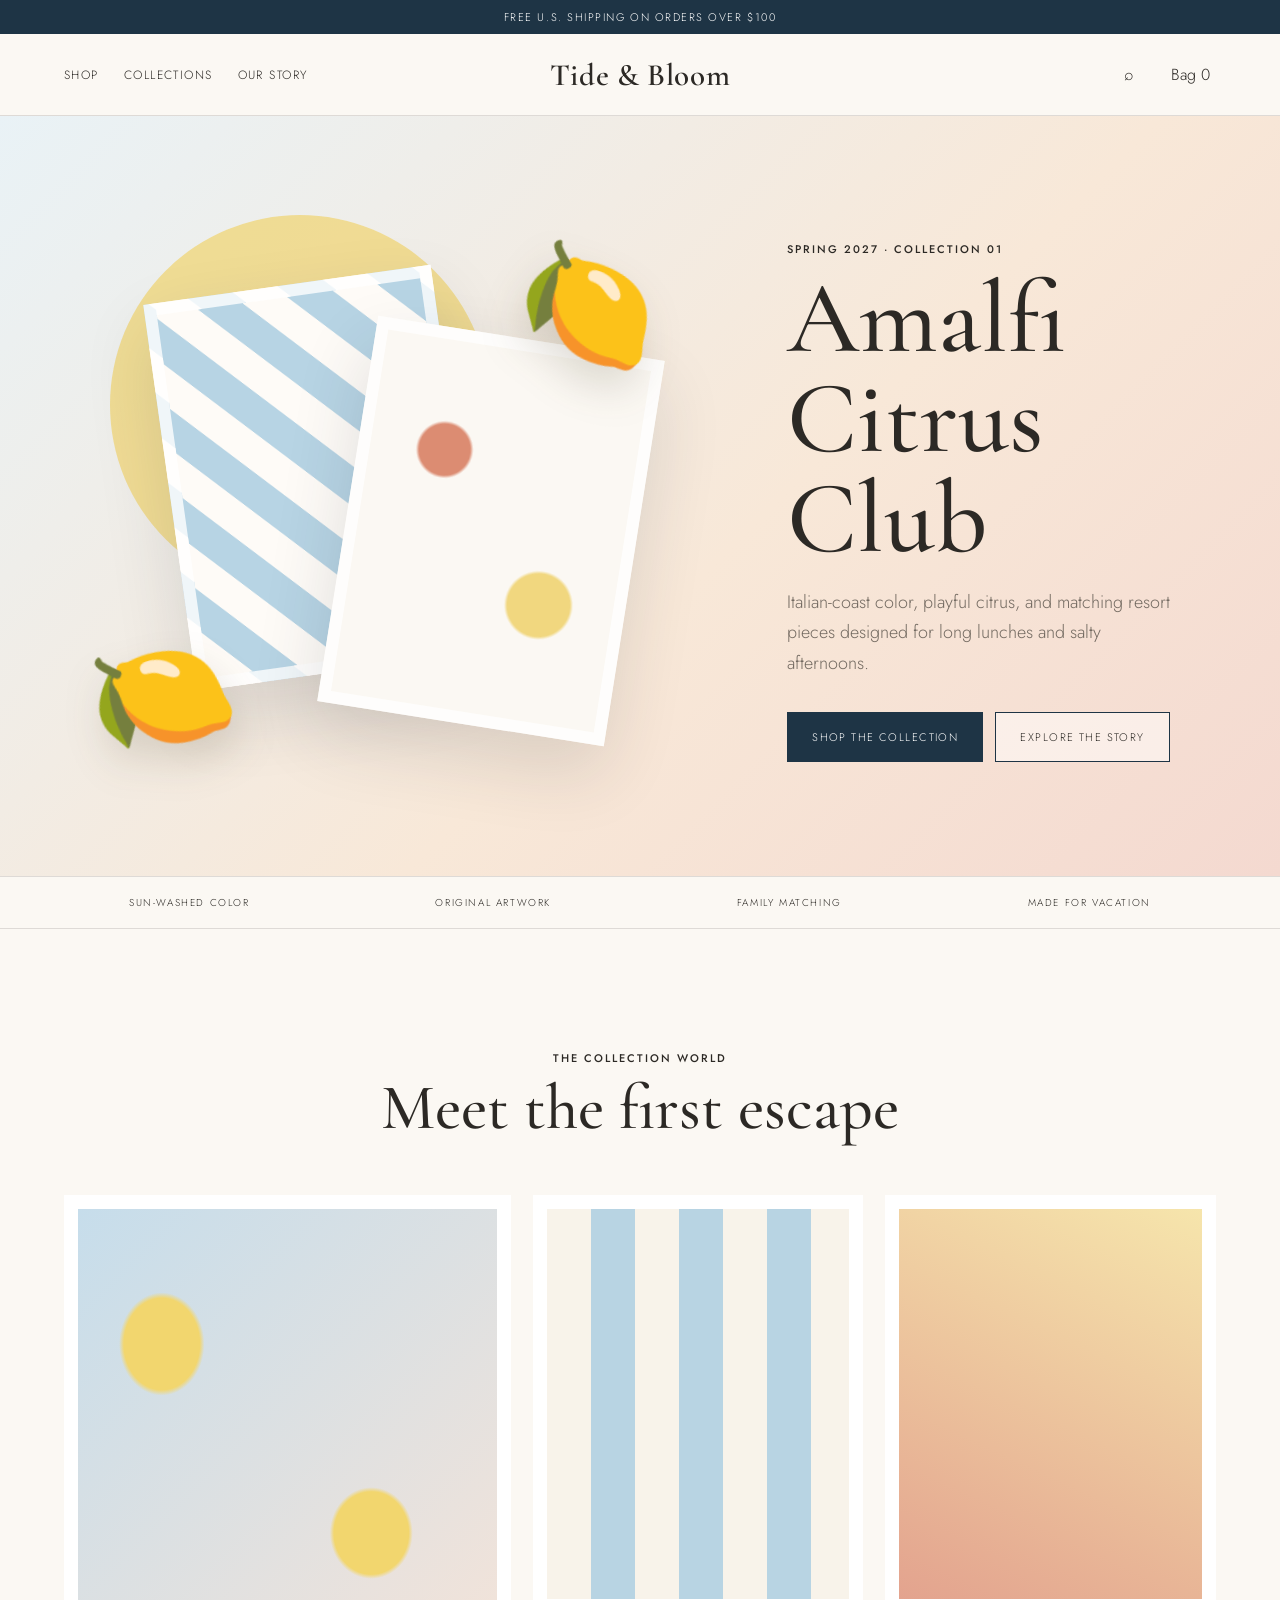
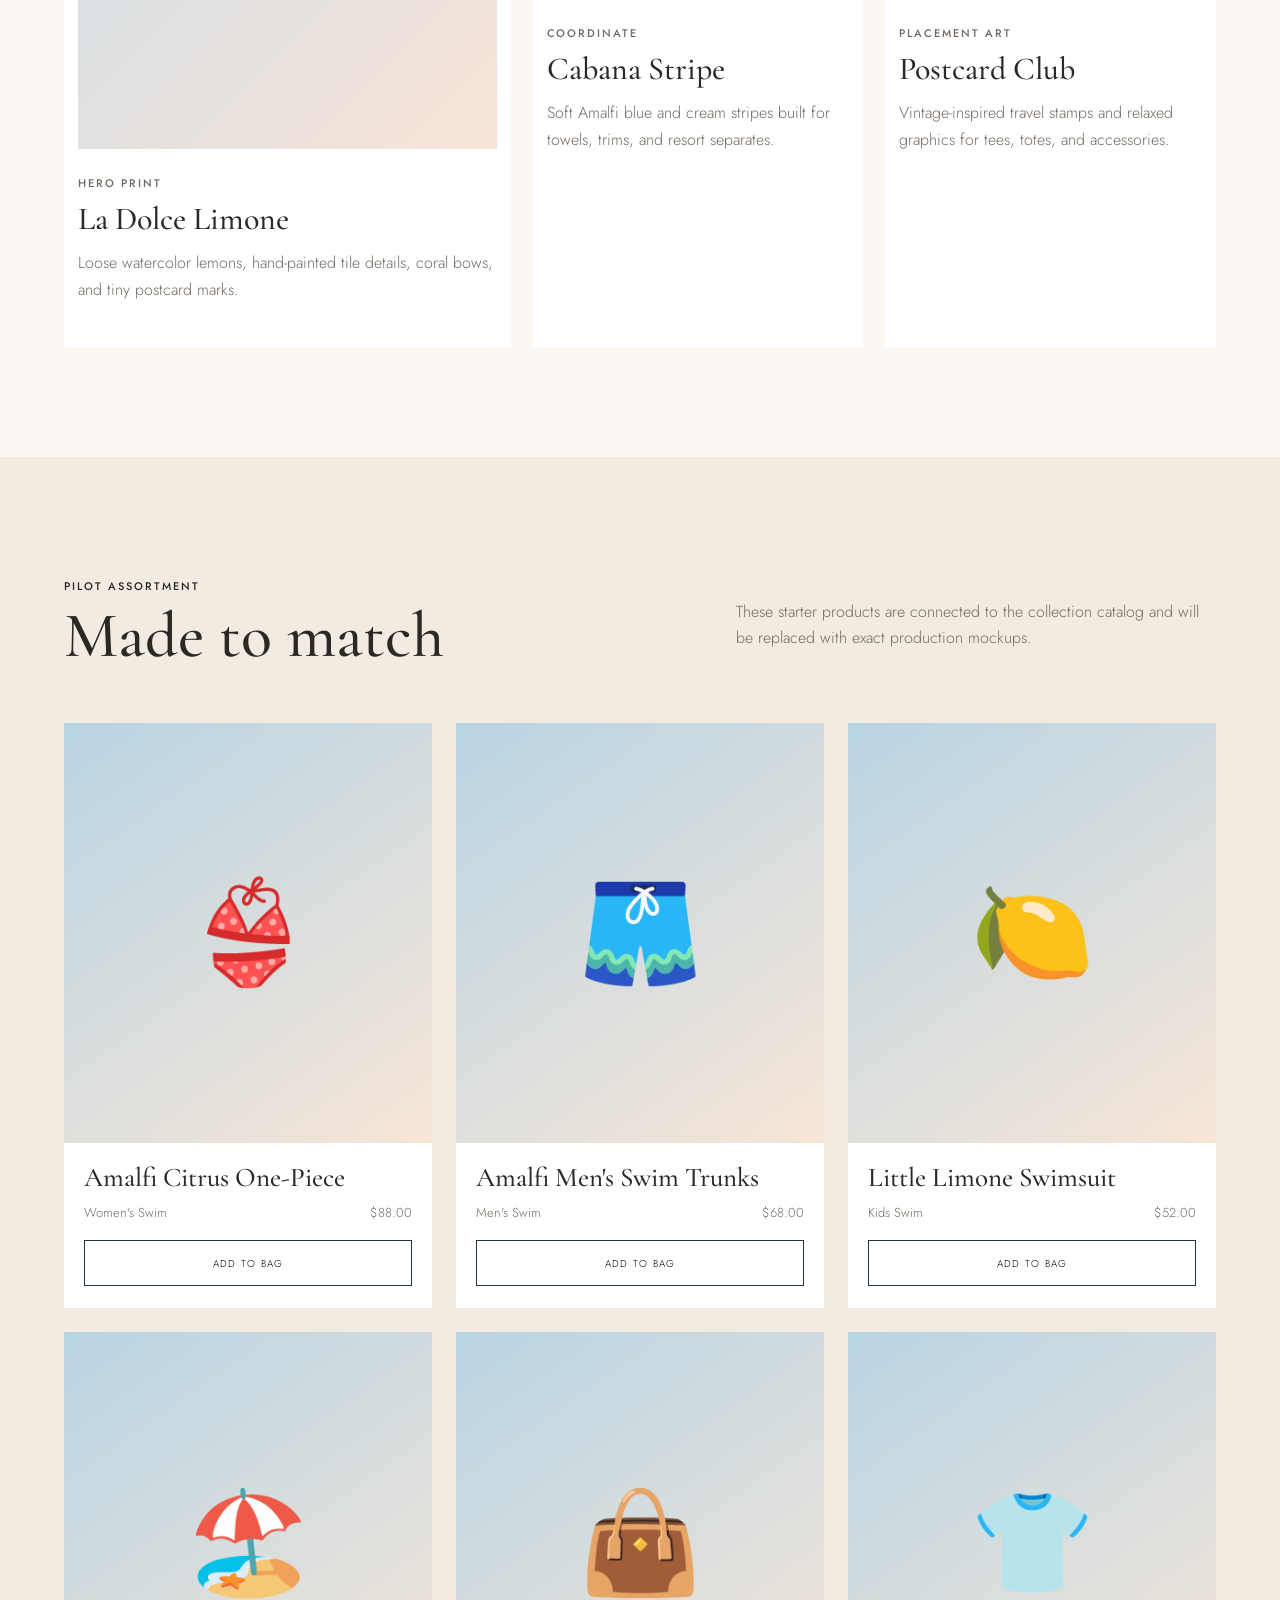
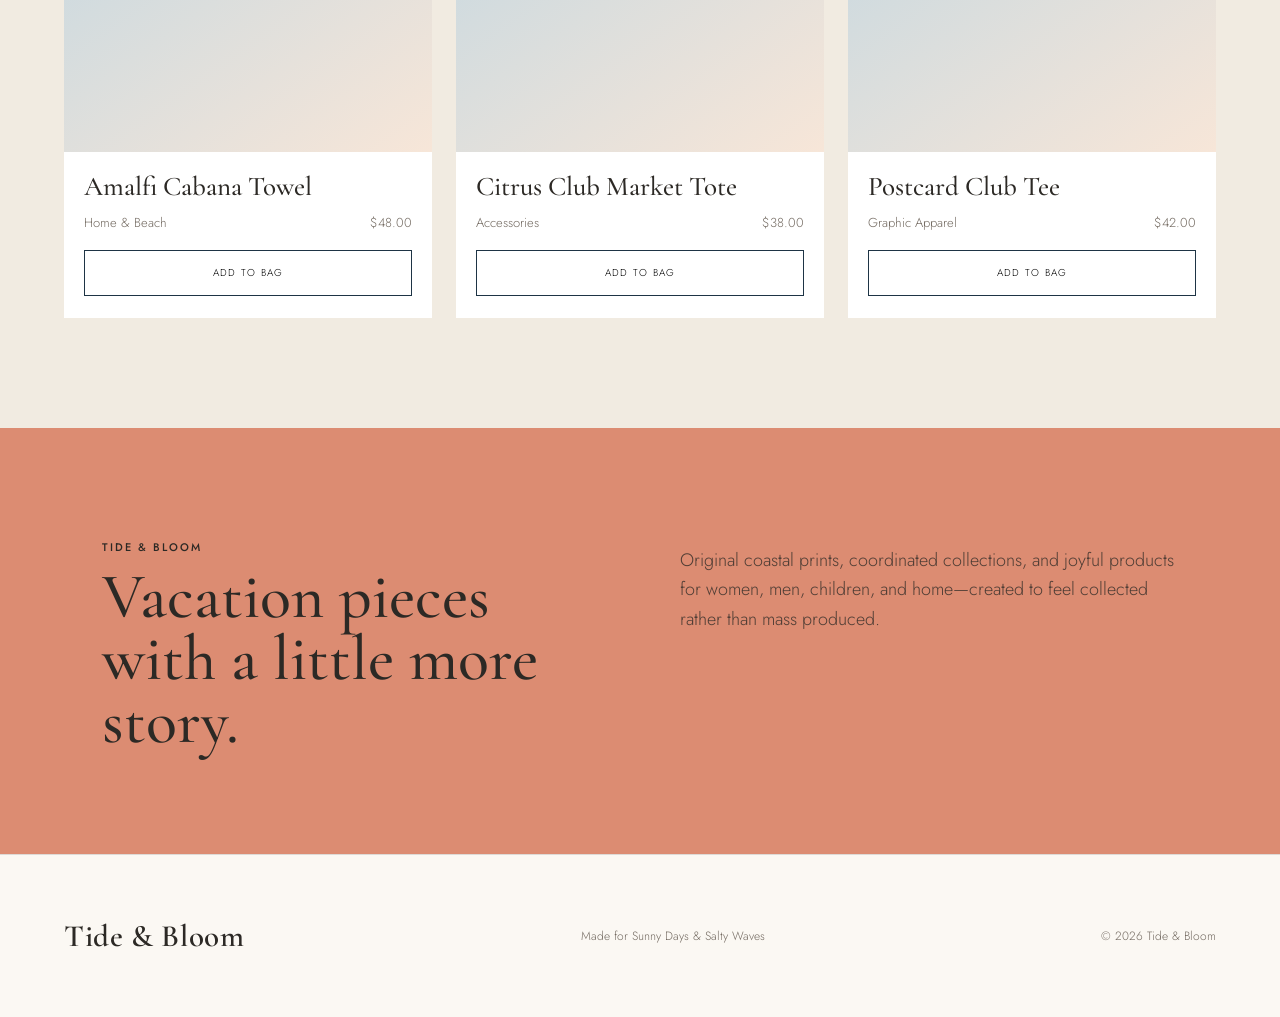
<file: storefront/index.html>
<!doctype html>
<html lang="en">
<head>
  <meta charset="utf-8">
  <meta name="viewport" content="width=device-width, initial-scale=1">
  <meta name="description" content="Tide & Bloom — luxury coastal collections made for sunny days and salty waves.">
  <title>Tide & Bloom</title>
  <link rel="preconnect" href="https://fonts.googleapis.com">
  <link rel="preconnect" href="https://fonts.gstatic.com" crossorigin>
  <link href="https://fonts.googleapis.com/css2?family=Cormorant+Garamond:wght@400;500;600&family=Jost:wght@300;400;500&display=swap" rel="stylesheet">
  <link rel="stylesheet" href="styles.css">
</head>
<body>
  <div class="announcement">Free U.S. shipping on orders over $100</div>

  <header class="site-header">
    <button class="icon-button mobile-menu" aria-label="Open menu">☰</button>
    <nav class="desktop-nav" aria-label="Primary navigation">
      <a href="#shop">Shop</a>
      <a href="#collections">Collections</a>
      <a href="#story">Our Story</a>
    </nav>
    <a class="wordmark" href="#">Tide &amp; Bloom</a>
    <div class="header-actions">
      <button class="icon-button" aria-label="Search">⌕</button>
      <button class="icon-button" aria-label="Shopping bag">Bag <span id="bag-count">0</span></button>
    </div>
  </header>

  <main>
    <section class="hero">
      <div class="hero-art" aria-hidden="true">
        <span class="sun"></span>
        <span class="tile tile-one"></span>
        <span class="tile tile-two"></span>
        <span class="lemon lemon-one">🍋</span>
        <span class="lemon lemon-two">🍋</span>
      </div>
      <div class="hero-copy">
        <p class="eyebrow">Spring 2027 · Collection 01</p>
        <h1>Amalfi Citrus Club</h1>
        <p>Italian-coast color, playful citrus, and matching resort pieces designed for long lunches and salty afternoons.</p>
        <div class="button-row">
          <a class="button button-dark" href="#shop">Shop the collection</a>
          <a class="button button-light" href="#collections">Explore the story</a>
        </div>
      </div>
    </section>

    <section class="marquee" aria-label="Brand values">
      <span>Sun-washed color</span><span>Original artwork</span><span>Family matching</span><span>Made for vacation</span>
    </section>

    <section class="section" id="collections">
      <div class="section-heading">
        <p class="eyebrow">The collection world</p>
        <h2>Meet the first escape</h2>
      </div>
      <div class="editorial-grid">
        <article class="story-card large-card">
          <div class="art-panel citrus-panel"></div>
          <p class="eyebrow">Hero print</p>
          <h3>La Dolce Limone</h3>
          <p>Loose watercolor lemons, hand-painted tile details, coral bows, and tiny postcard marks.</p>
        </article>
        <article class="story-card">
          <div class="art-panel stripe-panel"></div>
          <p class="eyebrow">Coordinate</p>
          <h3>Cabana Stripe</h3>
          <p>Soft Amalfi blue and cream stripes built for towels, trims, and resort separates.</p>
        </article>
        <article class="story-card">
          <div class="art-panel stamp-panel"></div>
          <p class="eyebrow">Placement art</p>
          <h3>Postcard Club</h3>
          <p>Vintage-inspired travel stamps and relaxed graphics for tees, totes, and accessories.</p>
        </article>
      </div>
    </section>

    <section class="section shop-section" id="shop">
      <div class="section-heading split-heading">
        <div>
          <p class="eyebrow">Pilot assortment</p>
          <h2>Made to match</h2>
        </div>
        <p>These starter products are connected to the collection catalog and will be replaced with exact production mockups.</p>
      </div>
      <div class="product-grid" id="product-grid"></div>
    </section>

    <section class="story-section" id="story">
      <div>
        <p class="eyebrow">Tide & Bloom</p>
        <h2>Vacation pieces with a little more story.</h2>
      </div>
      <p>Original coastal prints, coordinated collections, and joyful products for women, men, children, and home—created to feel collected rather than mass produced.</p>
    </section>
  </main>

  <footer>
    <a class="wordmark" href="#">Tide &amp; Bloom</a>
    <p>Made for Sunny Days &amp; Salty Waves</p>
    <p>© <span id="year"></span> Tide & Bloom</p>
  </footer>

  <script src="app.js"></script>
</body>
</html>
</file>
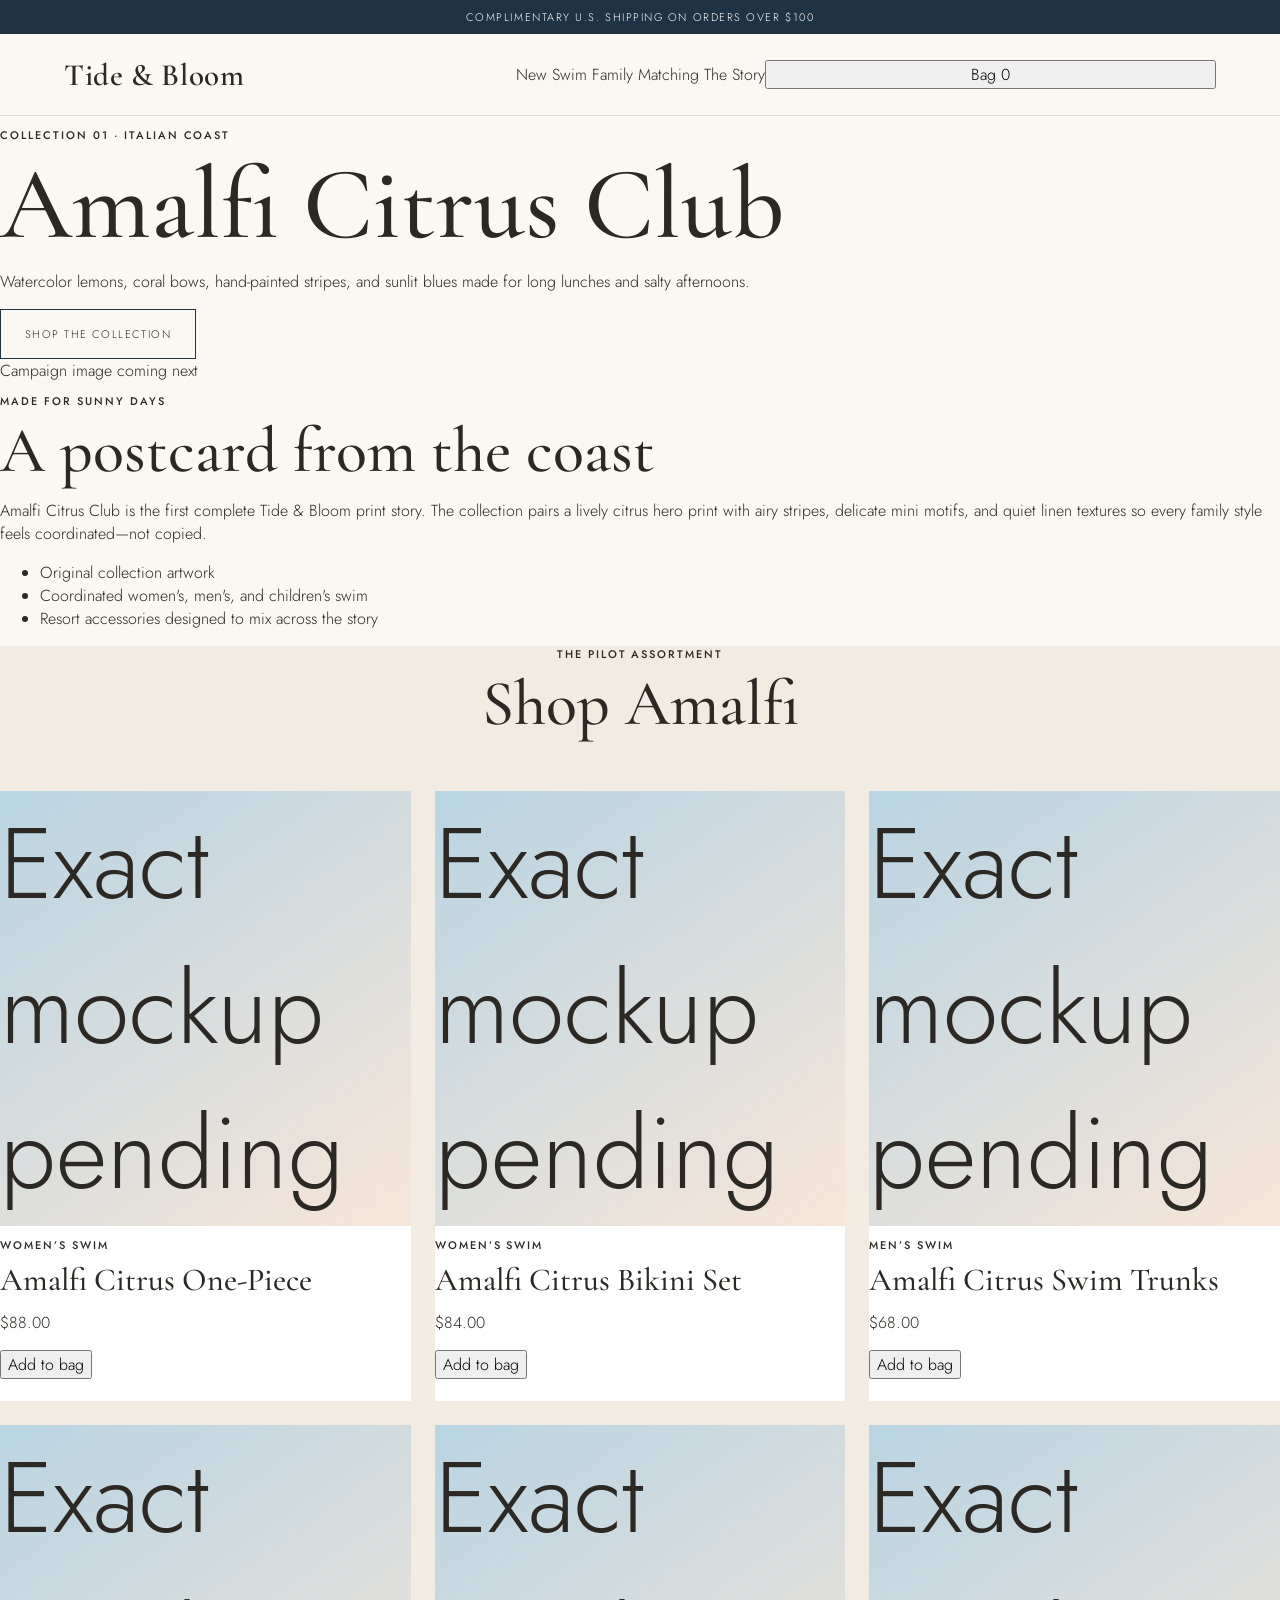
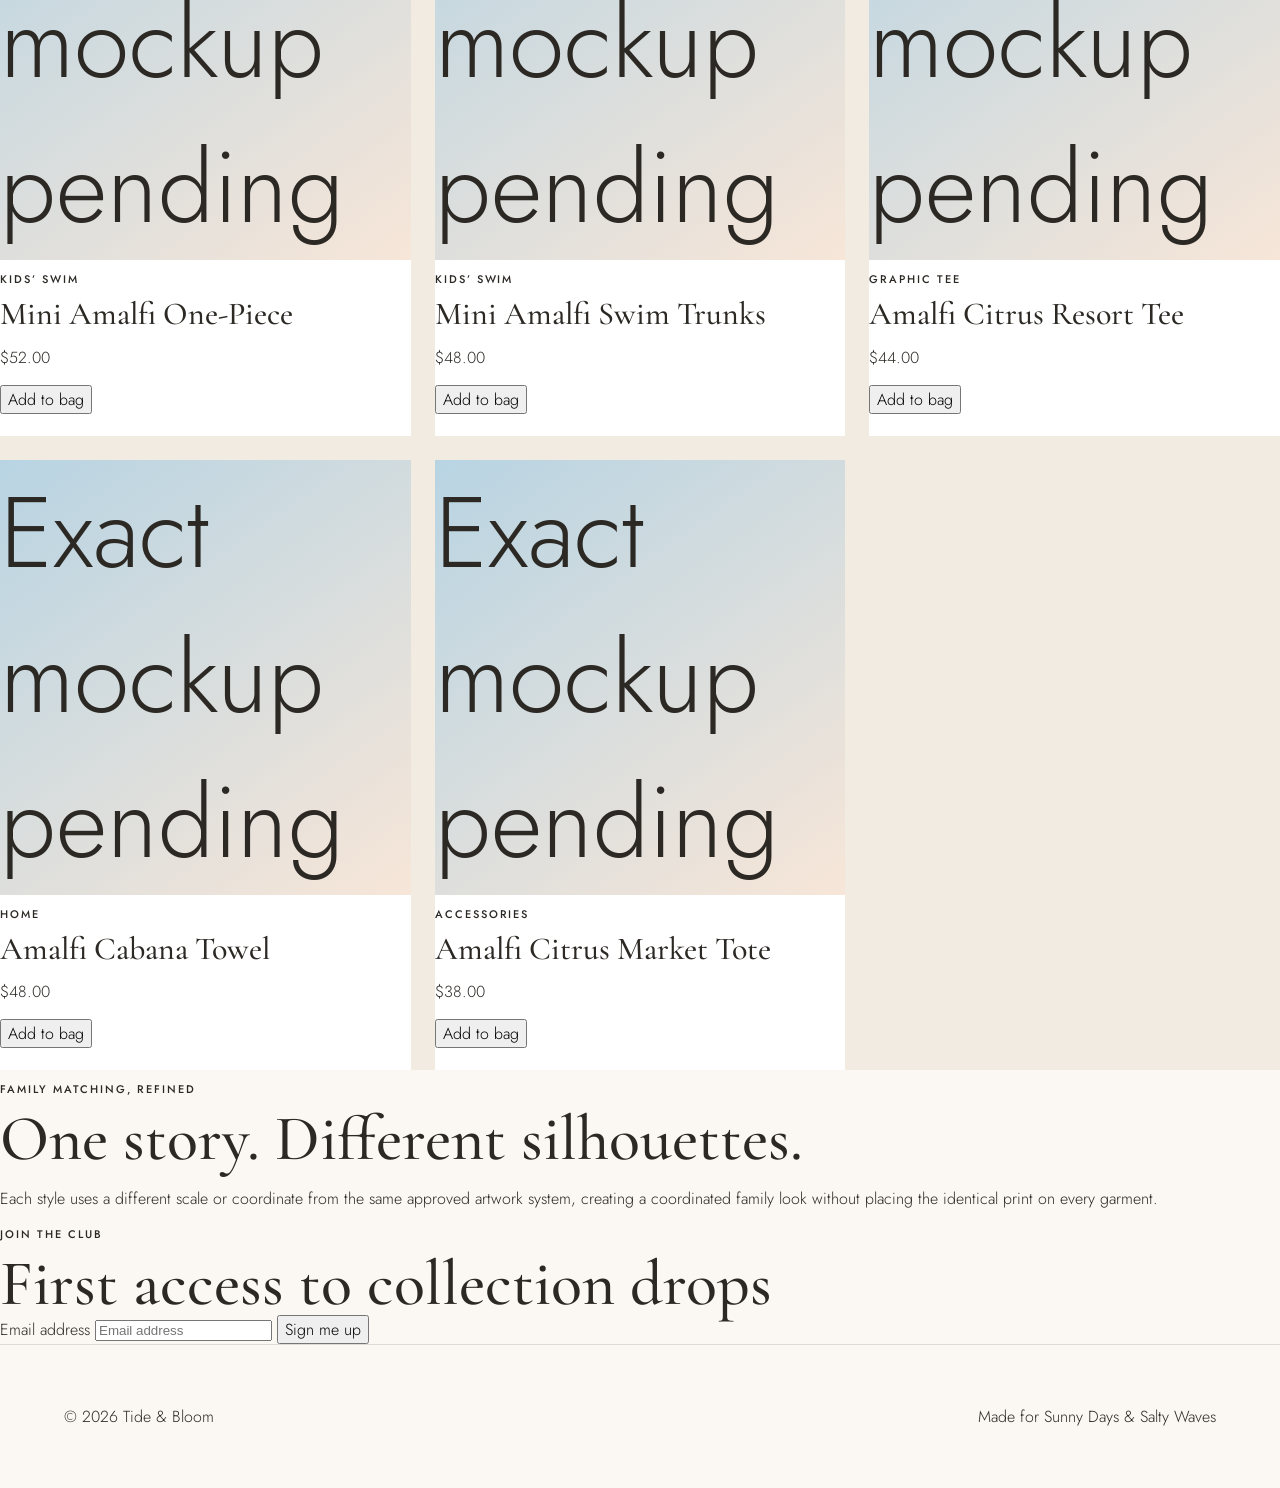
<file: storefront/amalfi.html>
<!doctype html>
<html lang="en">
<head>
  <meta charset="utf-8">
  <meta name="viewport" content="width=device-width,initial-scale=1">
  <meta name="description" content="Shop Tide & Bloom's Amalfi Citrus Club, a sun-washed coastal collection of swim, resortwear, matching family styles, and accessories.">
  <title>Amalfi Citrus Club | Tide & Bloom</title>
  <link rel="preconnect" href="https://fonts.googleapis.com">
  <link rel="preconnect" href="https://fonts.gstatic.com" crossorigin>
  <link href="https://fonts.googleapis.com/css2?family=Cormorant+Garamond:wght@400;500;600&family=Jost:wght@300;400;500&display=swap" rel="stylesheet">
  <link rel="stylesheet" href="styles.css">
</head>
<body>
  <div class="announcement">Complimentary U.S. shipping on orders over $100</div>
  <header class="site-header">
    <a class="wordmark" href="index.html">Tide &amp; Bloom</a>
    <nav aria-label="Primary navigation">
      <a href="amalfi.html">New</a>
      <a href="#shop">Swim</a>
      <a href="#family">Family Matching</a>
      <a href="#story">The Story</a>
    </nav>
    <button class="bag-button" type="button">Bag <span data-cart-count>0</span></button>
  </header>

  <main>
    <section class="collection-hero amalfi-hero">
      <div class="collection-hero__content">
        <p class="eyebrow">Collection 01 · Italian Coast</p>
        <h1>Amalfi Citrus Club</h1>
        <p>Watercolor lemons, coral bows, hand-painted stripes, and sunlit blues made for long lunches and salty afternoons.</p>
        <a class="button" href="#shop">Shop the collection</a>
      </div>
    </section>

    <section id="story" class="editorial-split">
      <div class="placeholder-art" aria-label="Reserved for Amalfi lifestyle campaign image">Campaign image coming next</div>
      <div class="editorial-copy">
        <p class="eyebrow">Made for sunny days</p>
        <h2>A postcard from the coast</h2>
        <p>Amalfi Citrus Club is the first complete Tide & Bloom print story. The collection pairs a lively citrus hero print with airy stripes, delicate mini motifs, and quiet linen textures so every family style feels coordinated—not copied.</p>
        <ul class="feature-list">
          <li>Original collection artwork</li>
          <li>Coordinated women's, men's, and children's swim</li>
          <li>Resort accessories designed to mix across the story</li>
        </ul>
      </div>
    </section>

    <section id="shop" class="shop-section">
      <div class="section-heading">
        <p class="eyebrow">The pilot assortment</p>
        <h2>Shop Amalfi</h2>
      </div>
      <div id="amalfi-product-grid" class="product-grid" aria-live="polite"></div>
    </section>

    <section id="family" class="family-banner">
      <p class="eyebrow">Family matching, refined</p>
      <h2>One story. Different silhouettes.</h2>
      <p>Each style uses a different scale or coordinate from the same approved artwork system, creating a coordinated family look without placing the identical print on every garment.</p>
    </section>

    <section class="newsletter">
      <p class="eyebrow">Join the club</p>
      <h2>First access to collection drops</h2>
      <form>
        <label class="sr-only" for="email">Email address</label>
        <input id="email" type="email" placeholder="Email address" required>
        <button type="submit">Sign me up</button>
      </form>
    </section>
  </main>

  <footer>
    <span>© 2026 Tide & Bloom</span>
    <span>Made for Sunny Days & Salty Waves</span>
  </footer>

  <script src="amalfi.js"></script>
</body>
</html>
</file>
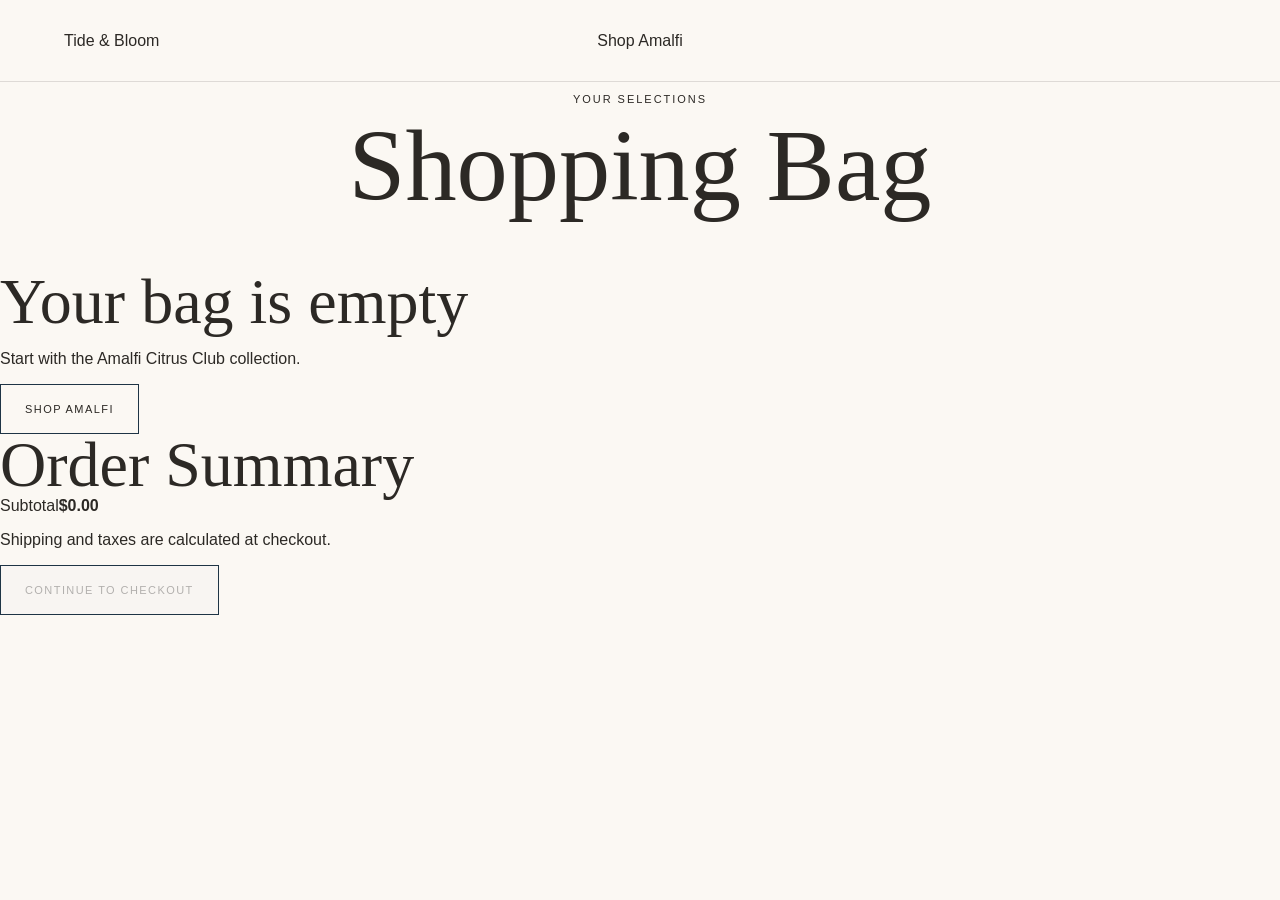
<file: storefront/cart.html>
<!doctype html>
<html lang="en">
<head>
  <meta charset="utf-8">
  <meta name="viewport" content="width=device-width, initial-scale=1">
  <title>Your Bag — Tide & Bloom</title>
  <link rel="stylesheet" href="styles.css">
  <link rel="stylesheet" href="components.css">
</head>
<body>
  <header class="site-header wrap">
    <a class="logo" href="index.html">Tide &amp; Bloom</a>
    <nav><a href="amalfi.html">Shop Amalfi</a></nav>
  </header>

  <main class="wrap page-shell">
    <div class="section-heading">
      <p class="eyebrow">Your selections</p>
      <h1>Shopping Bag</h1>
    </div>

    <div class="cart-layout">
      <section id="cart-items" aria-live="polite"></section>
      <aside class="order-summary">
        <h2>Order Summary</h2>
        <div class="summary-row"><span>Subtotal</span><strong id="subtotal">$0.00</strong></div>
        <p>Shipping and taxes are calculated at checkout.</p>
        <button class="button button--primary" id="checkout-button" type="button">Continue to Checkout</button>
      </aside>
    </div>
  </main>

  <script type="module" src="cart.js"></script>
</body>
</html>
</file>
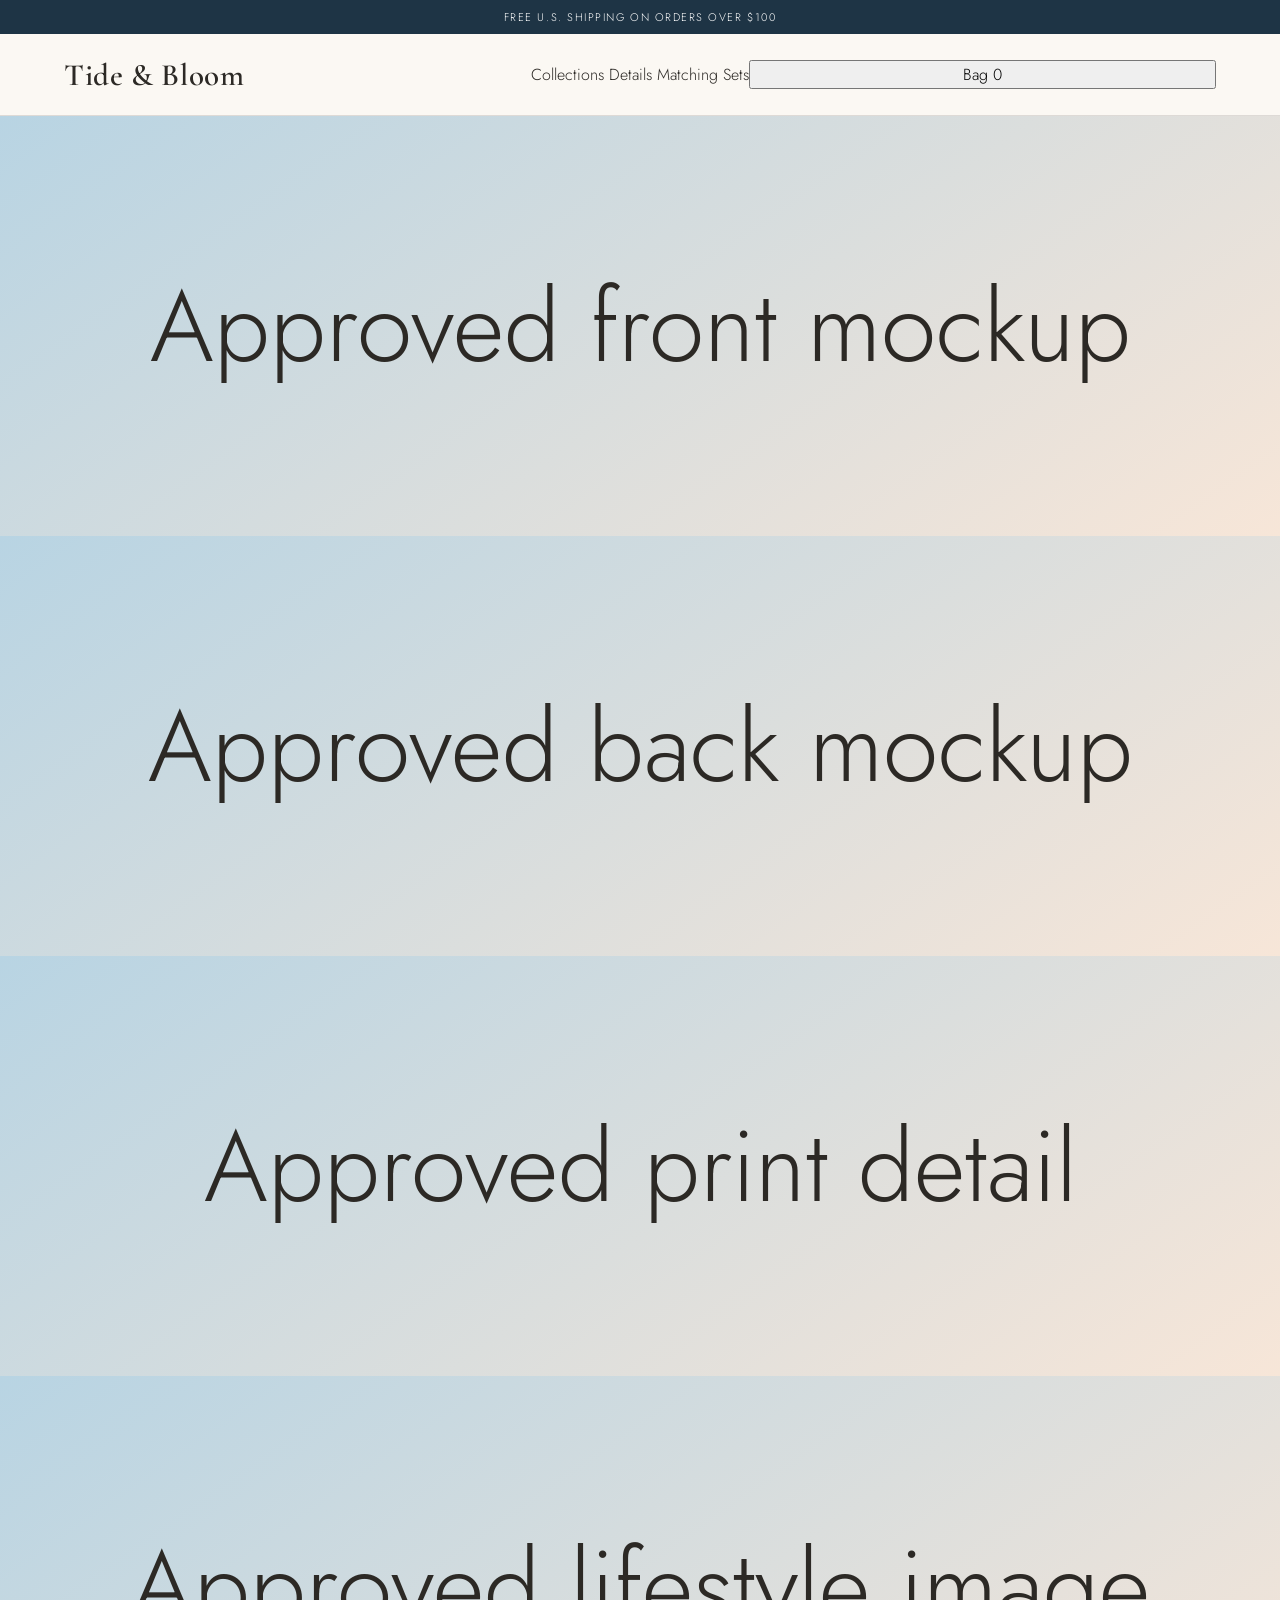
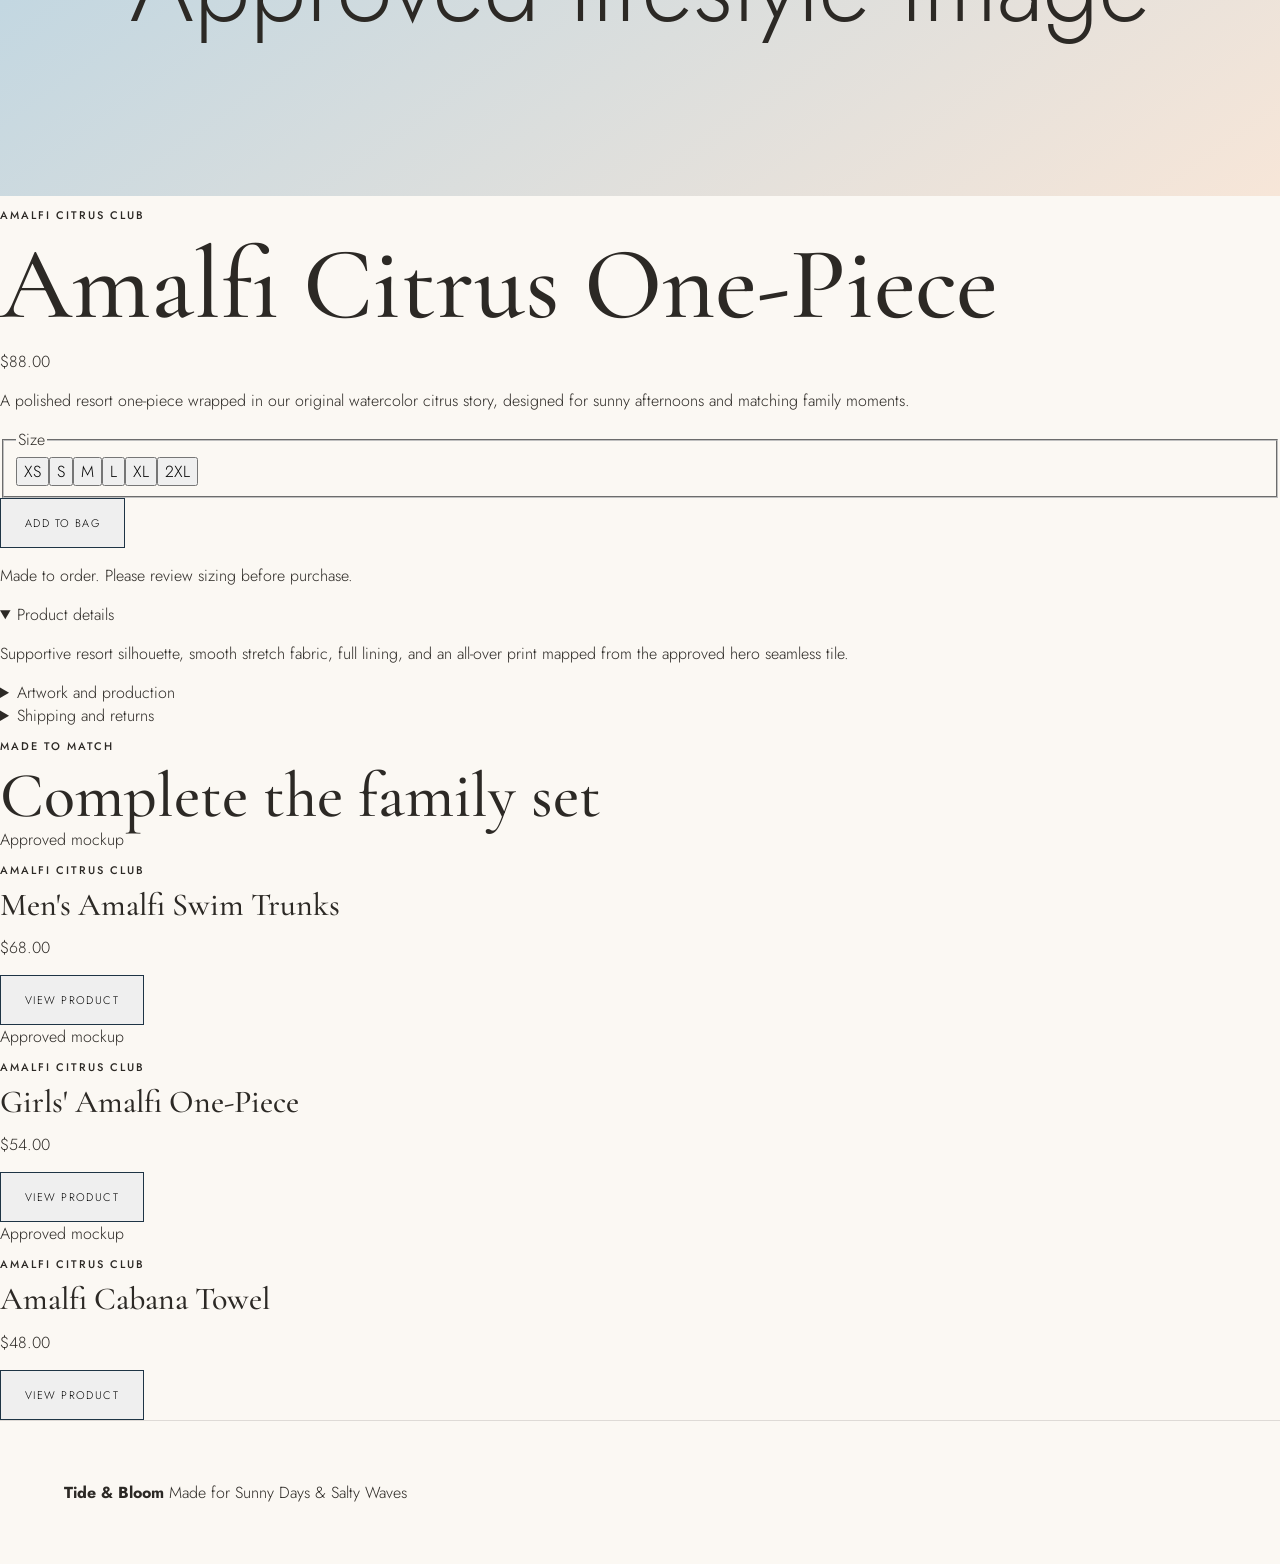
<file: storefront/product.html>
<!doctype html>
<html lang="en">
<head>
  <meta charset="utf-8">
  <meta name="viewport" content="width=device-width, initial-scale=1">
  <title>Amalfi Citrus Club One-Piece | Tide & Bloom</title>
  <meta name="description" content="Premium citrus-print resort swimwear by Tide & Bloom.">
  <link rel="preconnect" href="https://fonts.googleapis.com">
  <link rel="preconnect" href="https://fonts.gstatic.com" crossorigin>
  <link href="https://fonts.googleapis.com/css2?family=Cormorant+Garamond:wght@500;600&family=Jost:wght@300;400;500;600&display=swap" rel="stylesheet">
  <link rel="stylesheet" href="styles.css">
  <link rel="stylesheet" href="components.css">
</head>
<body>
  <div class="announcement">Free U.S. shipping on orders over $100</div>
  <header class="site-header wrap">
    <a class="wordmark" href="index.html">Tide &amp; Bloom</a>
    <nav aria-label="Primary navigation">
      <a href="amalfi.html">Collections</a>
      <a href="#details">Details</a>
      <a href="#matching">Matching Sets</a>
    </nav>
    <button class="bag-button" type="button" aria-label="Open shopping bag">Bag <span id="bag-count">0</span></button>
  </header>

  <main>
    <section class="product-layout wrap">
      <div class="product-gallery" aria-label="Product images">
        <div class="product-image primary-image" role="img" aria-label="Reserved approved front mockup">Approved front mockup</div>
        <div class="product-image" role="img" aria-label="Reserved approved back mockup">Approved back mockup</div>
        <div class="product-image" role="img" aria-label="Reserved approved detail image">Approved print detail</div>
        <div class="product-image" role="img" aria-label="Reserved approved lifestyle image">Approved lifestyle image</div>
      </div>

      <aside class="product-info">
        <p class="eyebrow">Amalfi Citrus Club</p>
        <h1>Amalfi Citrus One-Piece</h1>
        <p class="product-price">$88.00</p>
        <p class="product-lede">A polished resort one-piece wrapped in our original watercolor citrus story, designed for sunny afternoons and matching family moments.</p>

        <fieldset class="size-picker">
          <legend>Size</legend>
          <div class="size-options" id="size-options"></div>
        </fieldset>

        <button class="button button-primary add-product" id="add-product" type="button">Add to Bag</button>
        <p class="product-note">Made to order. Please review sizing before purchase.</p>

        <div class="accordion" id="details">
          <details open>
            <summary>Product details</summary>
            <p>Supportive resort silhouette, smooth stretch fabric, full lining, and an all-over print mapped from the approved hero seamless tile.</p>
          </details>
          <details>
            <summary>Artwork and production</summary>
            <p>The production file must use the exact approved Amalfi hero print. Mockups may not substitute regenerated or approximate artwork.</p>
          </details>
          <details>
            <summary>Shipping and returns</summary>
            <p>Production and shipping policies will be finalized when the POD supplier is selected and sample quality is approved.</p>
          </details>
        </div>
      </aside>
    </section>

    <section class="matching-section wrap" id="matching">
      <p class="eyebrow">Made to Match</p>
      <h2>Complete the family set</h2>
      <div class="matching-grid" id="matching-grid"></div>
    </section>
  </main>

  <footer class="site-footer">
    <div class="wrap footer-inner">
      <strong>Tide &amp; Bloom</strong>
      <span>Made for Sunny Days &amp; Salty Waves</span>
    </div>
  </footer>
  <script src="product.js"></script>
</body>
</html>
</file>
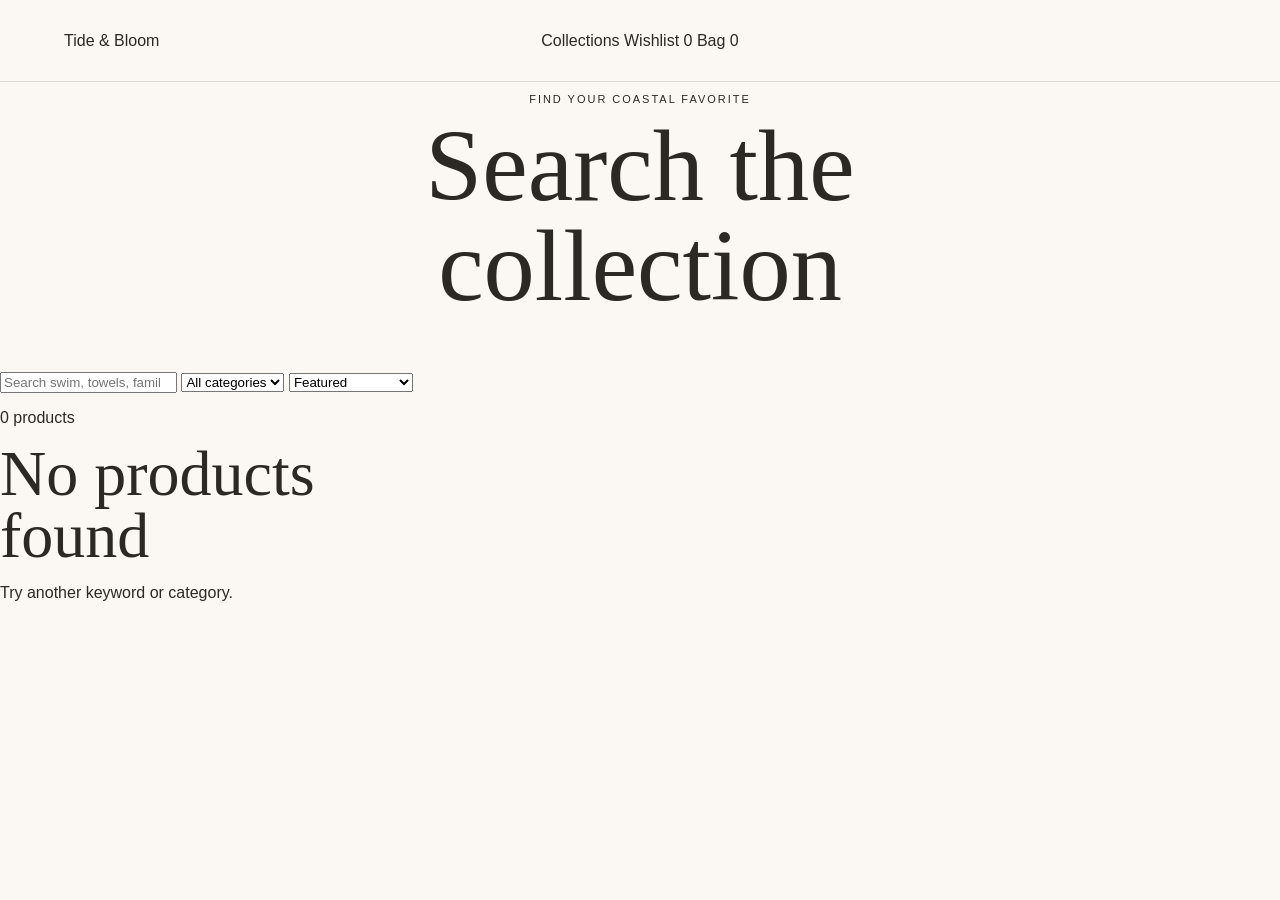
<file: storefront/search.html>
<!doctype html>
<html lang="en">
<head>
  <meta charset="utf-8">
  <meta name="viewport" content="width=device-width, initial-scale=1">
  <title>Search — Tide & Bloom</title>
  <link rel="stylesheet" href="styles.css">
  <link rel="stylesheet" href="components.css">
</head>
<body>
  <header class="site-header wrap">
    <a class="logo" href="index.html">Tide &amp; Bloom</a>
    <nav>
      <a href="amalfi.html">Collections</a>
      <a href="wishlist.html">Wishlist <span data-wishlist-count>0</span></a>
      <a href="cart.html">Bag <span data-cart-count>0</span></a>
    </nav>
  </header>

  <main class="wrap page-shell">
    <section class="section-heading">
      <p class="eyebrow">Find your coastal favorite</p>
      <h1>Search the collection</h1>
    </section>

    <section class="search-panel">
      <input id="search-input" type="search" placeholder="Search swim, towels, family sets..." autocomplete="off">
      <select id="category-filter">
        <option value="all">All categories</option>
      </select>
      <select id="sort-filter">
        <option value="featured">Featured</option>
        <option value="price-low">Price: low to high</option>
        <option value="price-high">Price: high to low</option>
        <option value="newest">Newest</option>
      </select>
    </section>

    <p id="result-count" class="muted"></p>
    <section id="search-results" class="product-grid" aria-live="polite"></section>
  </main>

  <script src="store.js"></script>
  <script src="catalog.js"></script>
  <script src="search.js"></script>
</body>
</html>
</file>
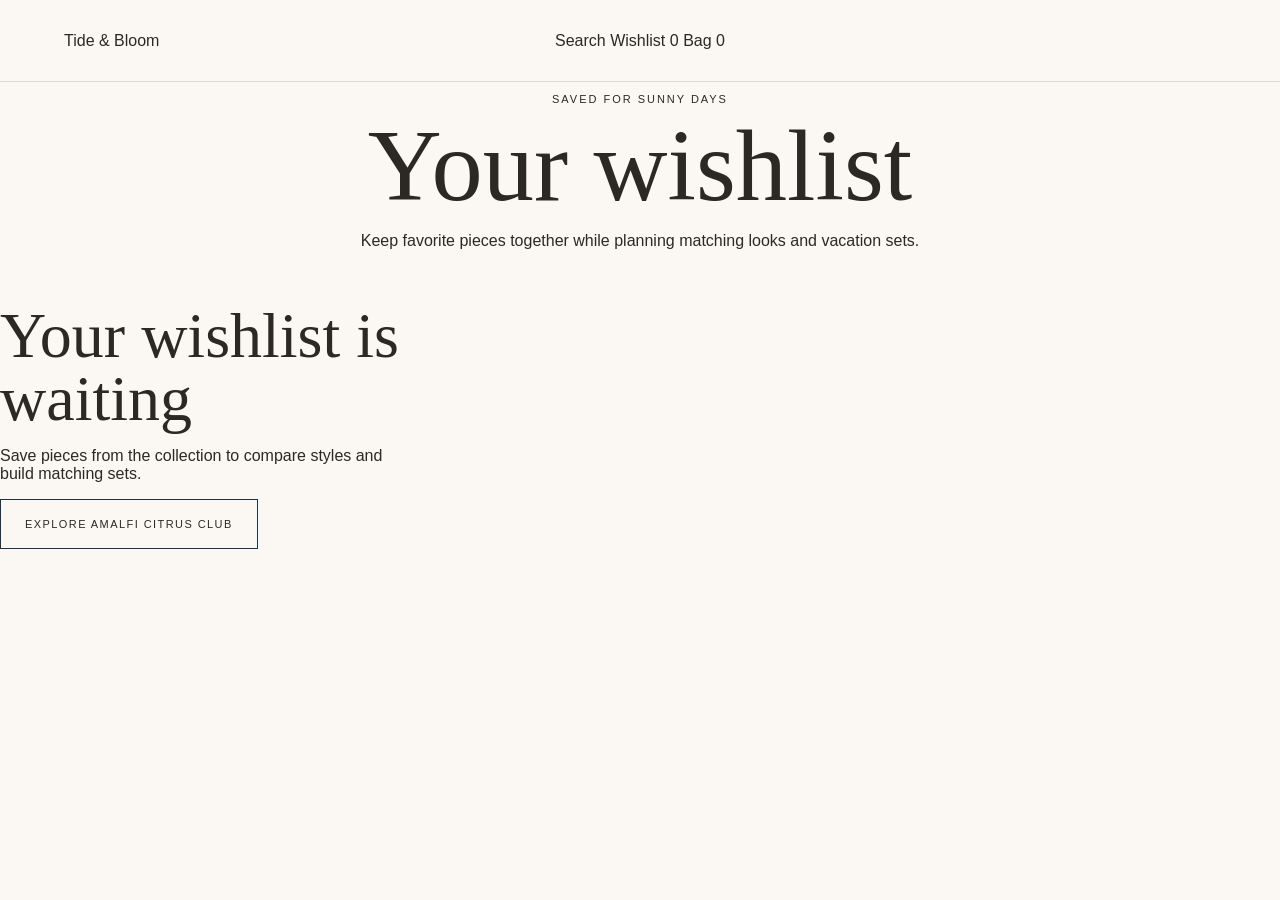
<file: storefront/wishlist.html>
<!doctype html>
<html lang="en">
<head>
  <meta charset="utf-8">
  <meta name="viewport" content="width=device-width, initial-scale=1">
  <title>Wishlist — Tide & Bloom</title>
  <link rel="stylesheet" href="styles.css">
  <link rel="stylesheet" href="components.css">
</head>
<body>
  <header class="site-header wrap">
    <a class="logo" href="index.html">Tide &amp; Bloom</a>
    <nav>
      <a href="search.html">Search</a>
      <a href="wishlist.html">Wishlist <span data-wishlist-count>0</span></a>
      <a href="cart.html">Bag <span data-cart-count>0</span></a>
    </nav>
  </header>

  <main class="wrap page-shell">
    <section class="section-heading">
      <p class="eyebrow">Saved for sunny days</p>
      <h1>Your wishlist</h1>
      <p>Keep favorite pieces together while planning matching looks and vacation sets.</p>
    </section>

    <section id="wishlist-grid" class="product-grid" aria-live="polite"></section>
  </main>

  <script src="store.js"></script>
  <script src="catalog.js"></script>
  <script src="wishlist.js"></script>
</body>
</html>
</file>
<file: storefront/styles.css>
:root {
  --cream: #fbf8f3;
  --paper: #f3eadc;
  --sand: #dec9aa;
  --blue: #b8d4e3;
  --navy: #1e3445;
  --coral: #dc8c72;
  --yellow: #f1d77f;
  --ink: #2c2925;
  --muted: #736a61;
  --white: #fff;
  --line: rgba(44, 41, 37, 0.14);
  --serif: "Cormorant Garamond", Georgia, serif;
  --sans: "Jost", Arial, sans-serif;
}

* { box-sizing: border-box; }
html { scroll-behavior: smooth; }
body {
  margin: 0;
  background: var(--cream);
  color: var(--ink);
  font-family: var(--sans);
  font-weight: 300;
}
a { color: inherit; text-decoration: none; }
button { font: inherit; }
.announcement {
  background: var(--navy);
  color: var(--white);
  padding: 9px 20px;
  text-align: center;
  font-size: 11px;
  letter-spacing: .14em;
  text-transform: uppercase;
}
.site-header {
  min-height: 82px;
  display: grid;
  grid-template-columns: 1fr auto 1fr;
  align-items: center;
  padding: 0 5vw;
  border-bottom: 1px solid var(--line);
  position: sticky;
  top: 0;
  z-index: 20;
  background: rgba(251,248,243,.94);
  backdrop-filter: blur(12px);
}
.desktop-nav, .header-actions { display: flex; gap: 25px; align-items: center; }
.desktop-nav a { font-size: 12px; text-transform: uppercase; letter-spacing: .12em; }
.header-actions { justify-content: flex-end; }
.wordmark { font-family: var(--serif); font-size: 31px; font-weight: 600; letter-spacing: .02em; }
.icon-button { border: 0; background: transparent; cursor: pointer; color: inherit; }
.mobile-menu { display: none; }
.hero {
  min-height: 760px;
  display: grid;
  grid-template-columns: 1.15fr .85fr;
  background: linear-gradient(135deg, #e9f2f6, #f8e8d8 57%, #f4d9d0);
  overflow: hidden;
}
.hero-art { position: relative; min-height: 700px; }
.sun { position: absolute; width: 380px; height: 380px; border-radius: 50%; background: var(--yellow); opacity: .8; left: 15%; top: 13%; }
.tile { position: absolute; width: 290px; height: 390px; border: 12px solid rgba(255,255,255,.8); box-shadow: 0 30px 70px rgba(41,52,65,.14); }
.tile-one { left: 23%; top: 22%; transform: rotate(-8deg); background: repeating-linear-gradient(45deg,#fefbf7 0 32px,#b7d4e4 32px 64px); }
.tile-two { left: 47%; top: 29%; transform: rotate(9deg); background: radial-gradient(circle at 28% 30%,var(--coral) 0 8%,transparent 9%),radial-gradient(circle at 72% 68%,var(--yellow) 0 10%,transparent 11%),var(--cream); }
.lemon { position: absolute; font-size: 115px; filter: drop-shadow(0 20px 20px rgba(71,56,24,.16)); }
.lemon-one { left: 12%; bottom: 13%; transform: rotate(-17deg); }
.lemon-two { right: 10%; top: 14%; transform: rotate(18deg); }
.hero-copy { align-self: center; padding: 80px 8vw 80px 4vw; max-width: 650px; }
.eyebrow { font-size: 11px; letter-spacing: .18em; text-transform: uppercase; font-weight: 500; }
h1,h2,h3 { font-family: var(--serif); font-weight: 500; margin: 0; line-height: .98; }
h1 { font-size: clamp(65px,8vw,120px); }
h2 { font-size: clamp(46px,5vw,78px); }
h3 { font-size: 32px; }
.hero-copy > p:not(.eyebrow) { font-size: 18px; line-height: 1.7; color: var(--muted); max-width: 520px; }
.button-row { display: flex; gap: 12px; margin-top: 34px; flex-wrap: wrap; }
.button { display: inline-flex; min-height: 50px; padding: 0 24px; align-items: center; justify-content: center; text-transform: uppercase; font-size: 11px; letter-spacing: .13em; border: 1px solid var(--navy); }
.button-dark { background: var(--navy); color: var(--white); }
.button-light { background: rgba(255,255,255,.48); }
.marquee { display: flex; justify-content: space-around; gap: 30px; padding: 18px 4vw; border-top: 1px solid var(--line); border-bottom: 1px solid var(--line); text-transform: uppercase; font-size: 10px; letter-spacing: .16em; overflow: hidden; }
.section { padding: 110px 5vw; }
.section-heading { text-align: center; max-width: 800px; margin: 0 auto 55px; }
.editorial-grid { display: grid; grid-template-columns: 1.35fr 1fr 1fr; gap: 22px; }
.story-card { background: var(--white); padding: 14px 14px 28px; }
.story-card p, .split-heading > p, .story-section > p { color: var(--muted); line-height: 1.65; }
.art-panel { min-height: 390px; margin-bottom: 25px; }
.large-card .art-panel { min-height: 540px; }
.citrus-panel { background: radial-gradient(ellipse at 20% 25%,#f2d66e 0 8%,transparent 9%),radial-gradient(ellipse at 70% 60%,#f2d66e 0 9%,transparent 10%),linear-gradient(135deg,#c6ddeb,#f8e4d7); }
.stripe-panel { background: repeating-linear-gradient(90deg,#f8f3ea 0 44px,#b8d4e3 44px 88px); }
.stamp-panel { background: linear-gradient(25deg,rgba(220,140,114,.8),rgba(241,215,127,.65)), repeating-linear-gradient(0deg,transparent 0 31px,rgba(255,255,255,.4) 32px); }
.shop-section { background: #f1ebe1; }
.split-heading { max-width: none; display: flex; text-align: left; justify-content: space-between; align-items: end; gap: 40px; }
.split-heading > p { max-width: 480px; }
.product-grid { display: grid; grid-template-columns: repeat(3,1fr); gap: 24px; }
.product-card { background: var(--white); padding-bottom: 22px; }
.product-image { min-height: 420px; display: grid; place-items: center; font-size: 100px; background: linear-gradient(145deg,var(--blue),#f7e6d8); }
.product-copy { padding: 22px 20px 0; }
.product-copy h3 { font-size: 27px; }
.product-meta { display: flex; justify-content: space-between; gap: 15px; margin: 12px 0 18px; color: var(--muted); font-size: 13px; }
.add-button { width: 100%; min-height: 46px; border: 1px solid var(--navy); background: transparent; cursor: pointer; text-transform: uppercase; letter-spacing: .13em; font-size: 10px; }
.add-button:hover { background: var(--navy); color: white; }
.story-section { padding: 100px 8vw; display: grid; grid-template-columns: 1fr 1fr; gap: 80px; background: var(--coral); }
.story-section > p { color: rgba(44,41,37,.8); font-size: 18px; }
footer { padding: 60px 5vw; display: flex; justify-content: space-between; align-items: center; gap: 25px; flex-wrap: wrap; border-top: 1px solid var(--line); }
footer p { color: var(--muted); font-size: 12px; }
@media (max-width: 900px) {
  .desktop-nav { display: none; }
  .mobile-menu { display: block; justify-self: start; }
  .hero { grid-template-columns: 1fr; }
  .hero-art { min-height: 520px; }
  .hero-copy { padding: 60px 7vw 80px; }
  .editorial-grid, .product-grid { grid-template-columns: 1fr 1fr; }
  .large-card { grid-column: 1 / -1; }
  .story-section { grid-template-columns: 1fr; gap: 35px; }
}
@media (max-width: 620px) {
  .site-header { min-height: 70px; padding: 0 18px; }
  .wordmark { font-size: 24px; }
  .header-actions .icon-button:first-child { display: none; }
  .hero-art { min-height: 410px; }
  .sun { width: 250px; height: 250px; left: 10%; }
  .tile { width: 190px; height: 260px; }
  .tile-one { left: 18%; }
  .tile-two { left: 44%; }
  .lemon { font-size: 72px; }
  .section { padding: 78px 18px; }
  .editorial-grid, .product-grid { grid-template-columns: 1fr; }
  .large-card { grid-column: auto; }
  .split-heading { display: block; }
  .marquee { justify-content: flex-start; }
  .story-section { padding: 78px 24px; }
  footer { display: block; text-align: center; }
}
</file>
<file: storefront/components.css>
:root {
  --tb-cream:#FBF8F3;
  --tb-sand:#E9DFC9;
  --tb-blush:#F3D6D2;
  --tb-coral:#D98868;
  --tb-butter:#F0D98A;
  --tb-seafoam:#BFD8CF;
  --tb-sky:#C9DCE8;
  --tb-ocean:#204B57;
  --tb-navy:#1D3557;
  --tb-ink:#2B2620;
  --tb-white:#FFFFFF;
  --tb-display:'Cormorant Garamond', Georgia, serif;
  --tb-body:'Jost', Arial, sans-serif;
  --tb-radius:18px;
  --tb-shadow:0 16px 40px rgba(43,38,32,.10);
}

.tb-button{display:inline-flex;align-items:center;justify-content:center;min-height:46px;padding:0 22px;border:1px solid var(--tb-ink);border-radius:999px;font:500 .78rem/1 var(--tb-body);letter-spacing:.12em;text-transform:uppercase;text-decoration:none;cursor:pointer;transition:.25s ease}
.tb-button--primary{background:var(--tb-ink);color:var(--tb-white)}
.tb-button--secondary{background:transparent;color:var(--tb-ink)}
.tb-button:hover{transform:translateY(-2px);box-shadow:var(--tb-shadow)}

.tb-product-card{background:var(--tb-white);border-radius:var(--tb-radius);overflow:hidden;box-shadow:0 8px 24px rgba(43,38,32,.07);transition:.3s ease}
.tb-product-card:hover{transform:translateY(-6px);box-shadow:var(--tb-shadow)}
.tb-product-card__media{aspect-ratio:4/5;background:linear-gradient(145deg,var(--tb-sand),var(--tb-blush));overflow:hidden}
.tb-product-card__media img{width:100%;height:100%;object-fit:cover}
.tb-product-card__body{padding:18px}
.tb-product-card__eyebrow{font:500 .7rem/1.2 var(--tb-body);letter-spacing:.14em;text-transform:uppercase;color:var(--tb-ocean)}
.tb-product-card__title{margin:.45rem 0;font:500 1.4rem/1.1 var(--tb-display);color:var(--tb-ink)}
.tb-product-card__price{font:400 .92rem/1.4 var(--tb-body);color:#6B6255}

.tb-badge{display:inline-flex;padding:7px 11px;border-radius:999px;background:var(--tb-butter);font:500 .68rem/1 var(--tb-body);letter-spacing:.08em;text-transform:uppercase;color:var(--tb-ink)}
.tb-section-heading{max-width:760px;margin:0 auto 32px;text-align:center}
.tb-section-heading h2{margin:0;font:500 clamp(2.4rem,6vw,4.8rem)/.95 var(--tb-display);color:var(--tb-ink)}
.tb-section-heading p{margin:16px auto 0;max-width:620px;font:300 1rem/1.7 var(--tb-body);color:#6B6255}

@media (max-width:640px){.tb-button{width:100%}.tb-product-card__body{padding:15px}.tb-product-card__title{font-size:1.2rem}}
</file>
